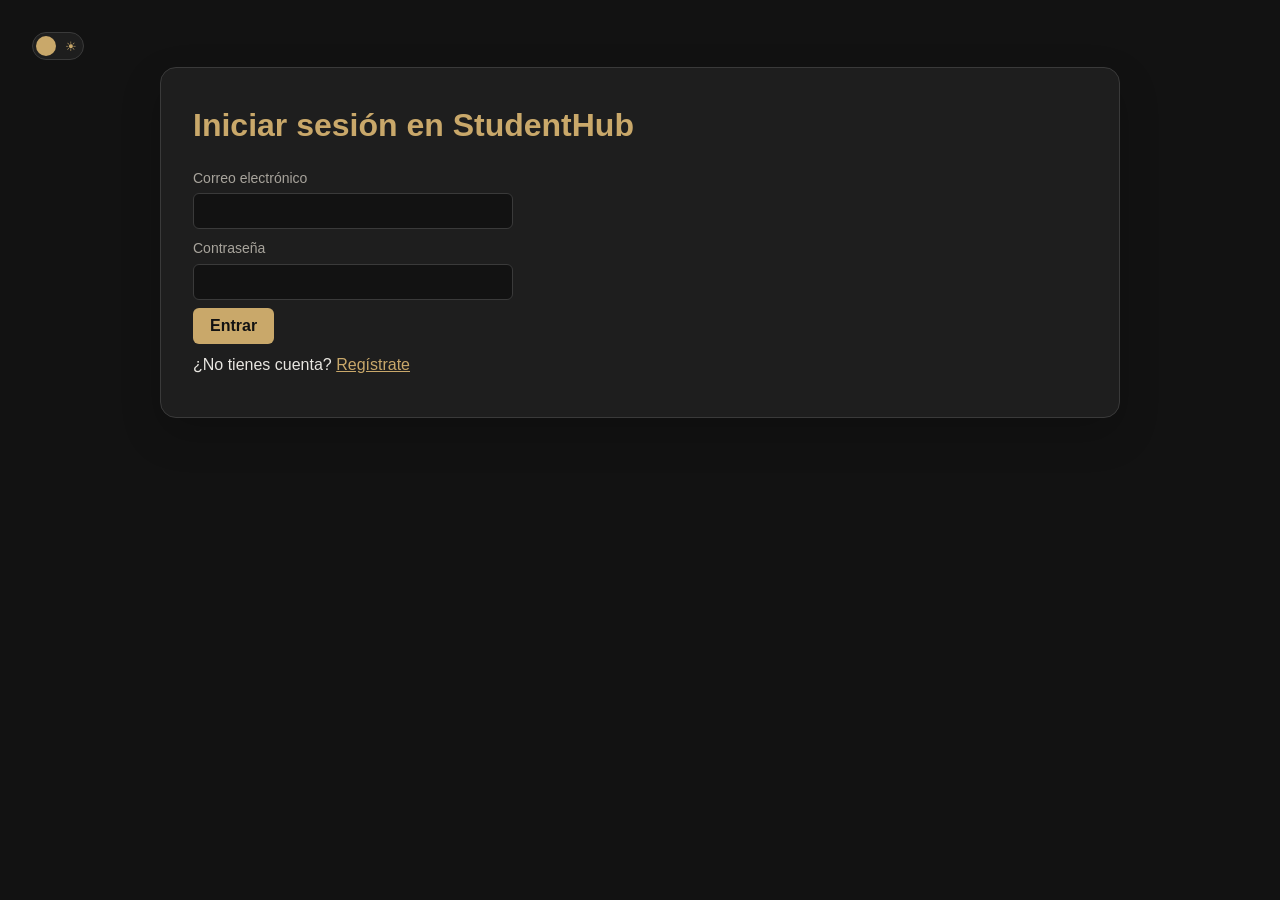
<file: frontend/pages/login.html>
<!DOCTYPE html>
<html lang="es">
<head>
    <meta charset="UTF-8">
    <meta name="viewport" content="width=device-width, initial-scale=1.0">
    <title>Iniciar sesión - StudentHub</title>

    <script>
        (function () {
            if (localStorage.getItem('studenthub_tema') === 'claro') {
                document.documentElement.setAttribute('data-theme', 'claro');
            }
        })();
    </script>

    <link rel="stylesheet" href="../css/variables.css">
    <link rel="stylesheet" href="../css/base.css">
    <link rel="stylesheet" href="../css/components.css">
</head>
<body>
    <button id="btn-tema" type="button" class="interruptor-tema" aria-pressed="false" aria-label="Cambiar a modo claro">
        <span class="interruptor-tema-icono interruptor-tema-icono-luna" aria-hidden="true">&#9790;</span>
        <span class="interruptor-tema-icono interruptor-tema-icono-sol" aria-hidden="true">&#9728;</span>
        <span class="interruptor-tema-knob"></span>
    </button>

    <main>
        <h1>Iniciar sesión en StudentHub</h1>

        <form id="form-login">
            <label for="correo">Correo electrónico</label>
            <input type="email" id="correo" name="correo" required>

            <label for="contrasena">Contraseña</label>
            <input type="password" id="contrasena" name="contrasena" required>

            <button type="submit">Entrar</button>
        </form>

        <p id="mensaje-login"></p>

        <p>¿No tienes cuenta? <a href="registro.html">Regístrate</a></p>
    </main>

    <script src="../js/api.js"></script>
    <script src="../js/theme.js"></script>
    <script src="../js/auth.js"></script>
</body>
</html>
</file>
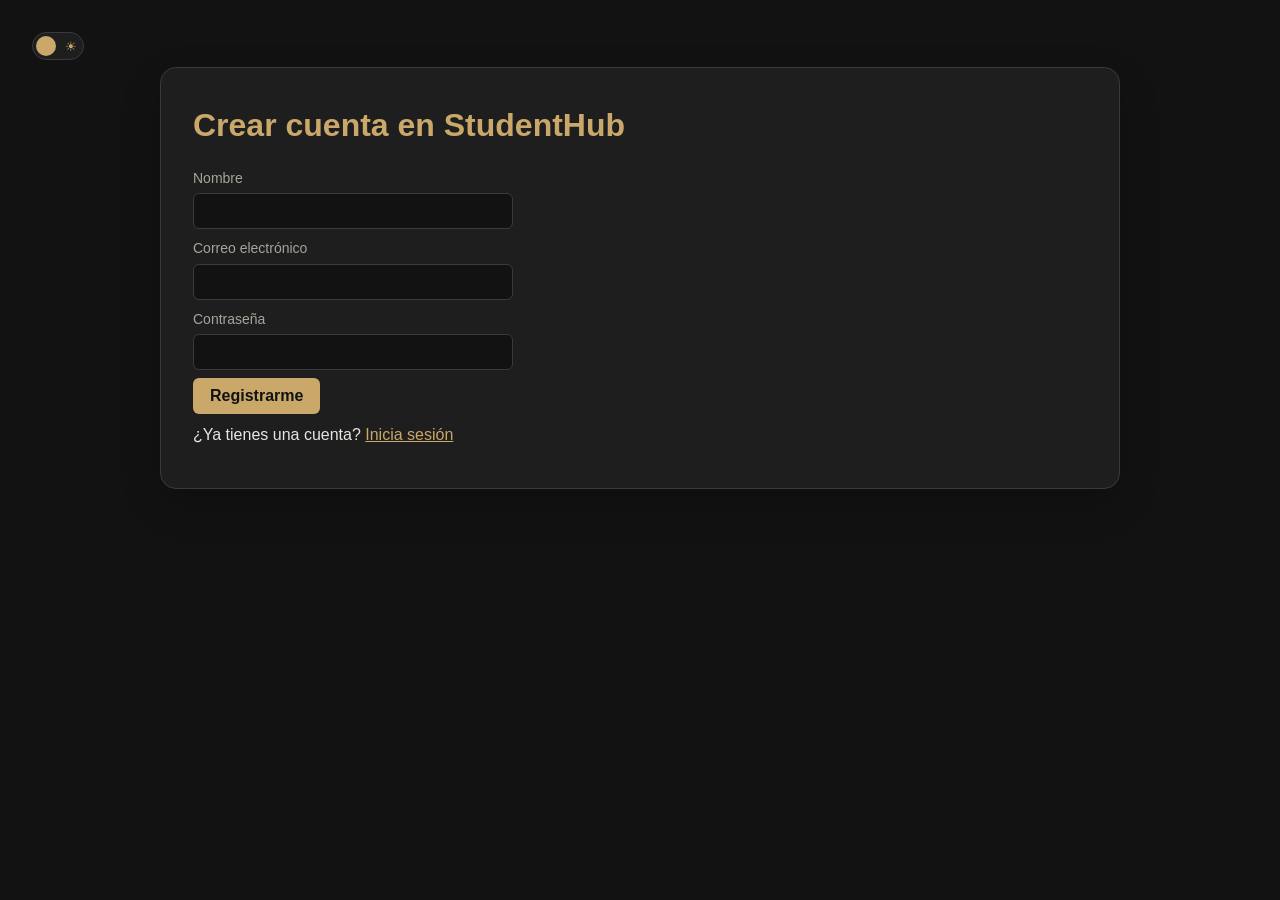
<file: frontend/pages/registro.html>
<!DOCTYPE html>
<html lang="es">
<head>
    <meta charset="UTF-8">
    <meta name="viewport" content="width=device-width, initial-scale=1.0">
    <title>Registro - StudentHub</title>

    <script>
        (function () {
            if (localStorage.getItem('studenthub_tema') === 'claro') {
                document.documentElement.setAttribute('data-theme', 'claro');
            }
        })();
    </script>

    <link rel="stylesheet" href="../css/variables.css">
    <link rel="stylesheet" href="../css/base.css">
    <link rel="stylesheet" href="../css/components.css">
</head>
<body>
    <button id="btn-tema" type="button" class="interruptor-tema" aria-pressed="false" aria-label="Cambiar a modo claro">
        <span class="interruptor-tema-icono interruptor-tema-icono-luna" aria-hidden="true">&#9790;</span>
        <span class="interruptor-tema-icono interruptor-tema-icono-sol" aria-hidden="true">&#9728;</span>
        <span class="interruptor-tema-knob"></span>
    </button>

    <main>
        <h1>Crear cuenta en StudentHub</h1>

        <form id="form-registro">
            <label for="nombre">Nombre</label>
            <input type="text" id="nombre" name="nombre" required>

            <label for="correo">Correo electrónico</label>
            <input type="email" id="correo" name="correo" required>

            <label for="contrasena">Contraseña</label>
            <input type="password" id="contrasena" name="contrasena" required>

            <button type="submit">Registrarme</button>
        </form>

        <p id="mensaje-registro"></p>

        <p>¿Ya tienes una cuenta? <a href="login.html">Inicia sesión</a></p>
    </main>

    <script src="../js/api.js"></script>
    <script src="../js/theme.js"></script>
    <script src="../js/auth.js"></script>
</body>
</html>
</file>
<file: frontend/css/variables.css>
:root {
    /* Colores - Tema oscuro (predeterminado) */
    --color-fondo: #121212;
    --color-superficie: #1e1e1e;
    --color-texto: #e8e6e1;
    --color-texto-secundario: #a8a49c;
    --color-borde: #3a3a3a;
    --color-dorado: #c9a86a;
    --color-crema: #f0e6d2;
    --color-exito: #7cb88f;
    --color-error: #d98a8a;

    --fuente-base: -apple-system, BlinkMacSystemFont, "Segoe UI", Roboto, Helvetica, Arial, sans-serif;
    --tamano-h1: 2rem;
    --tamano-h2: 1.5rem;
    --tamano-base: 1rem;
    --tamano-pequeno: 0.875rem;

    --espaciado-sm: 8px;
    --espaciado-md: 16px;
    --espaciado-lg: 32px;

    --radio-borde: 6px;
}

[data-theme="claro"] {
    --color-fondo: #faf8f5;
    --color-superficie: #ffffff;
    --color-texto: #2b2823;
    --color-texto-secundario: #6b6558;
    --color-borde: #e0dcd3;
    --color-dorado: #a3813f;
    --color-crema: #8a7550;
    --color-exito: #4a8f63;
    --color-error: #b8493f;
}
</file>
<file: frontend/css/base.css>
* {
    box-sizing: border-box;
}

body {
    margin: 0;
    padding: var(--espaciado-lg);
    background-color: var(--color-fondo);
    color: var(--color-texto);
    font-family: var(--fuente-base);
    font-size: var(--tamano-base);
    line-height: 1.6;
}

main {
    max-width: 960px;
    margin: 0 auto;
    padding: var(--espaciado-lg);
    background-color: var(--color-superficie);
    border: 1px solid var(--color-borde);
    border-radius: 16px;
    box-shadow: 0 16px 40px rgba(0, 0, 0, 0.18);
}

h1 {
    font-size: var(--tamano-h1);
    color: var(--color-dorado);
    margin-top: 0;
    margin-bottom: var(--espaciado-md);
}

h2 {
    font-size: var(--tamano-h2);
    color: var(--color-texto);
    margin-top: var(--espaciado-lg);
    margin-bottom: var(--espaciado-sm);
}

a {
    color: var(--color-dorado);
    text-decoration: underline;
}

a:hover {
    color: var(--color-crema);
}

p {
    margin: var(--espaciado-sm) 0;
}

label {
    display: block;
    margin-top: var(--espaciado-sm);
    margin-bottom: 4px;
    color: var(--color-texto-secundario);
    font-size: var(--tamano-pequeno);
}
</file>
<file: frontend/css/components.css>
.mensaje-exito {
    color: var(--color-exito);
    font-size: var(--tamano-pequeno);
}

.mensaje-error {
    color: var(--color-error);
    font-size: var(--tamano-pequeno);
}

nav {
    display: flex;
    align-items: center;
    gap: var(--espaciado-md);
    flex-wrap: wrap;
    padding: 12px 16px;
    margin: 0 0 var(--espaciado-lg);
    width: 100%;
    background-color: rgba(255, 255, 255, 0.03);
    border: 1px solid var(--color-borde);
    border-radius: 999px;
}

nav a {
    color: var(--color-texto-secundario);
    text-decoration: none;
    font-size: var(--tamano-pequeno);
    padding: 4px 8px;
    border-radius: var(--radio-borde);
}

nav a:hover {
    color: var(--color-dorado);
    background-color: rgba(201, 168, 106, 0.1);
}

button {
    font-family: var(--fuente-base);
    font-size: var(--tamano-base);
    padding: 8px var(--espaciado-md);
    border-radius: var(--radio-borde);
    border: 1px solid transparent;
    cursor: pointer;
}

/* Botón primario: acciones principales (Guardar, Registrarme, Entrar) */
button[type="submit"] {
    background-color: var(--color-dorado);
    color: var(--color-fondo);
    font-weight: 600;
}

button[type="submit"]:hover {
    background-color: var(--color-crema);
}

/* Botón neutro: acciones secundarias (Cerrar sesión, Cancelar edición, Editar) */
button[type="button"] {
    background-color: transparent;
    color: var(--color-texto-secundario);
    border-color: var(--color-borde);
}

button[type="button"]:hover {
    color: var(--color-texto);
    border-color: var(--color-texto-secundario);
}

/* Botones de eliminar: acción destructiva, tono de error en vez de dorado */
[class*="btn-eliminar"] {
    background-color: transparent;
    color: var(--color-error);
    border-color: var(--color-error);
}

[class*="btn-eliminar"]:hover {
    background-color: var(--color-error);
    color: var(--color-fondo);
}

/* Formularios */
input,
select {
    display: block;
    width: 100%;
    max-width: 320px;
    padding: 8px;
    margin-bottom: var(--espaciado-sm);
    background-color: var(--color-fondo);
    color: var(--color-texto);
    border: 1px solid var(--color-borde);
    border-radius: var(--radio-borde);
    font-family: var(--fuente-base);
    font-size: var(--tamano-base);
}

input:focus,
select:focus {
    outline: 2px solid var(--color-dorado);
    outline-offset: 1px;
    border-color: var(--color-dorado);
}

/* Tablas */
table {
    width: 100%;
    border-collapse: collapse;
    margin-top: var(--espaciado-md);
}

th,
td {
    text-align: left;
    padding: var(--espaciado-sm);
    border-bottom: 1px solid var(--color-borde);
}

thead th {
    color: var(--color-texto-secundario);
    font-size: var(--tamano-pequeno);
    text-transform: uppercase;
    letter-spacing: 0.03em;
}

tbody tr:hover {
    background-color: rgba(255, 255, 255, 0.03);
}

/* Interruptor de tema */
button.interruptor-tema {
    position: relative;
    width: 52px;
    height: 28px;
    padding: 0;
    border-radius: 999px;
    background-color: var(--color-superficie);
    border: 1px solid var(--color-borde);
    cursor: pointer;
}

.interruptor-tema-icono {
    position: absolute;
    top: 50%;
    transform: translateY(-50%);
    font-size: 13px;
    line-height: 1;
    pointer-events: none;
}

.interruptor-tema-icono-luna {
    left: 6px;
    color: var(--color-crema);
}

.interruptor-tema-icono-sol {
    right: 6px;
    color: var(--color-dorado);
}

.interruptor-tema-knob {
    position: absolute;
    top: 3px;
    left: 3px;
    width: 20px;
    height: 20px;
    border-radius: 50%;
    background-color: var(--color-dorado);
    transition: transform 0.25s ease, background-color 0.25s ease;
}

[data-theme="claro"] .interruptor-tema-knob {
    transform: translateX(24px);
    background-color: var(--color-crema);
}

/* Contenedor de scroll horizontal para tablas (protección universal) */
.tabla-contenedor {
    width: 100%;
    overflow-x: auto;
}

/* Ajuste de legibilidad en móvil, solo para tablas compactas (Materias, Notas) */
@media (max-width: 600px) {
    nav {
        border-radius: 16px;
    }

    .tabla-contenedor table {
        width: max-content;
        min-width: 100%;
    }

    .tabla-contenedor th,
    .tabla-contenedor td {
        white-space: nowrap;
    }

    .tabla-contenedor .col-texto-largo {
        min-width: 140px;
        max-width: 240px;
        white-space: normal;
        word-break: normal;
        overflow-wrap: anywhere;
    }

    .tabla-compacta th,
    .tabla-compacta td {
        padding: 6px 8px;
        font-size: var(--tamano-pequeno);
    }

    table select {
        min-width: 110px;
    }
}

/* Íconos nativos de time/date: invertidos para verse claros sobre fondo oscuro */
input[type="time"]::-webkit-calendar-picker-indicator,
input[type="date"]::-webkit-calendar-picker-indicator {
    filter: invert(1);
    cursor: pointer;
}

/* En tema claro, el ícono nativo ya es oscuro y se ve bien sobre fondo claro: sin invertir */
[data-theme="claro"] input[type="time"]::-webkit-calendar-picker-indicator,
[data-theme="claro"] input[type="date"]::-webkit-calendar-picker-indicator {
    filter: none;
}
</file>
